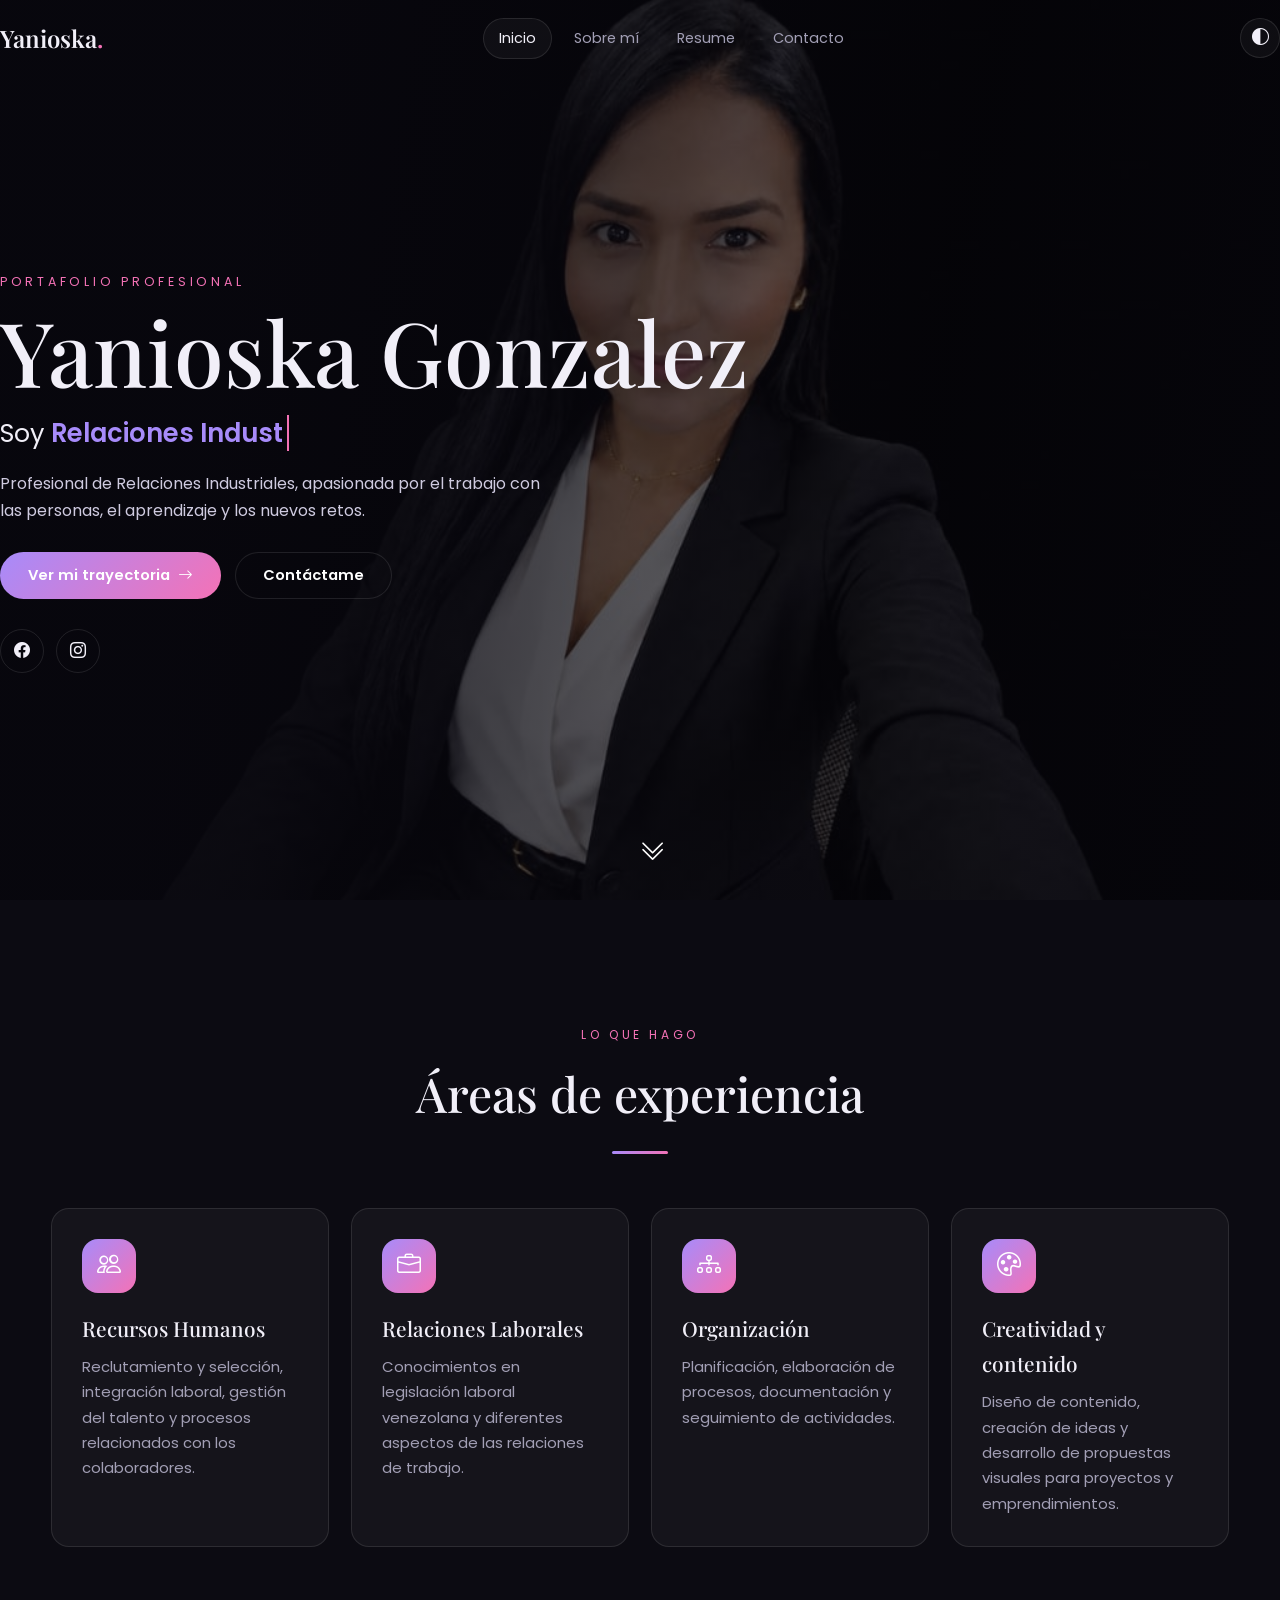
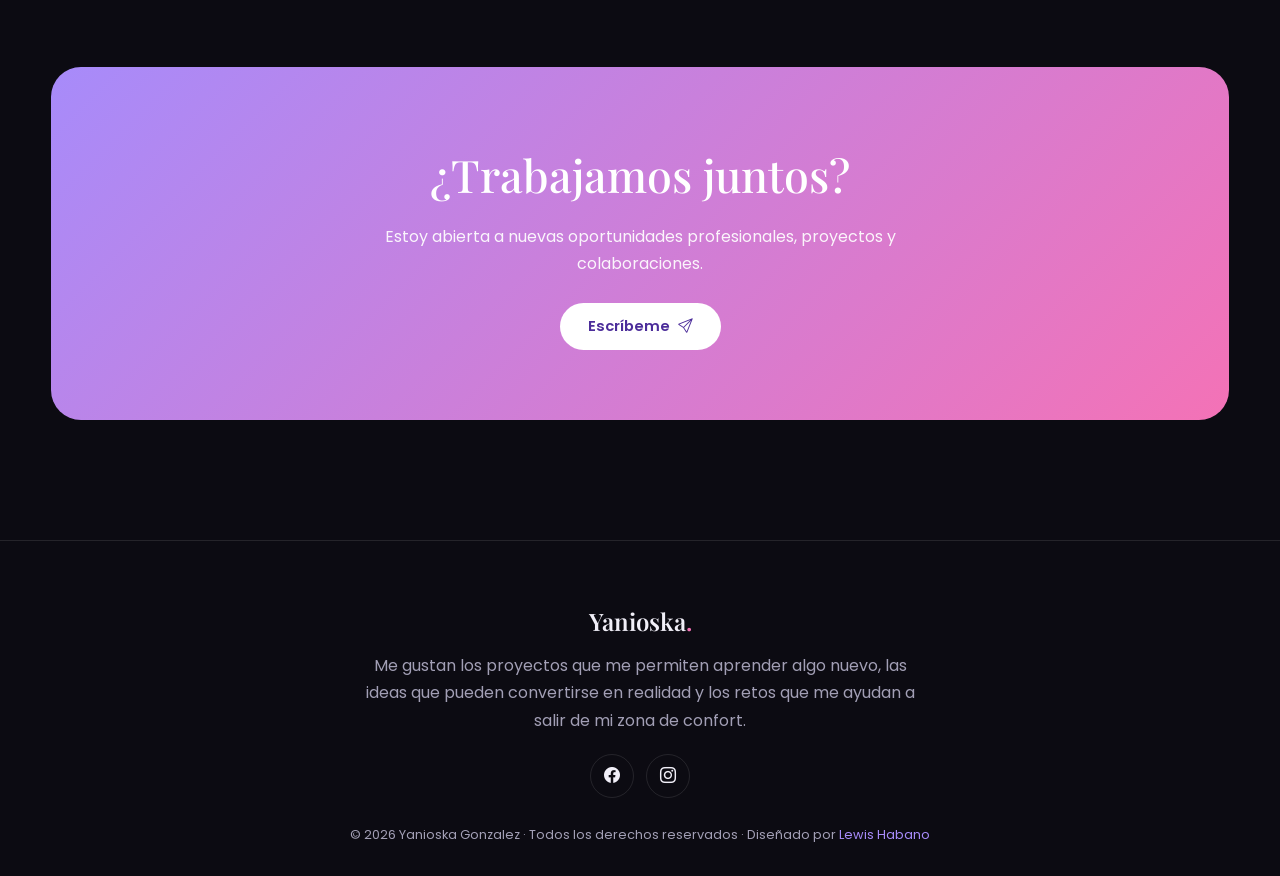
<file: index.html>
<!DOCTYPE html>
<html lang="es">
<head>
  <meta charset="utf-8">
  <meta name="viewport" content="width=device-width, initial-scale=1.0, maximum-scale=1.0, user-scalable=no">
  <title>Yanioska Gonzalez · Relaciones Industriales y RR.HH.</title>
  <meta name="description" content="Portafolio de Yanioska Gonzalez · Relaciones Industriales, Recursos Humanos y Creatividad.">
  <meta name="theme-color" content="#0c0b12">
  <link href="assets/img/FotoYani.jpeg" rel="icon">
  <link href="https://fonts.googleapis.com" rel="preconnect"><link href="https://fonts.gstatic.com" rel="preconnect" crossorigin>
  <link href="https://fonts.googleapis.com/css2?family=Playfair+Display:wght@400;500;600&family=Poppins:wght@300;400;500;600&display=swap" rel="stylesheet">
  <link href="https://cdn.jsdelivr.net/npm/bootstrap-icons@1.11.3/font/bootstrap-icons.min.css" rel="stylesheet">
  <link href="portfolio.css" rel="stylesheet">
  <script>try{var t=localStorage.getItem('theme');if(t)document.documentElement.dataset.theme=t}catch(e){}</script>
</head>
<body class="index-page">
  <div id="preloader"></div><div id="progress"></div><div id="glow"></div>
  <header class="header"><div class="wrap nav">
    <a href="index.html" class="logo">Yanioska<span>.</span></a>
    <nav class="menu"><a href="index.html" class="active">Inicio</a><a href="about.html">Sobre mí</a><a href="resume.html">Resume</a><a href="contact.html">Contacto</a></nav>
    <div style="display:flex;gap:10px"><button class="icon-btn" id="theme-toggle" aria-label="Cambiar tema"><i class="bi bi-circle-half"></i></button>
    <button class="icon-btn" id="menu-btn" aria-label="Menú"><i class="bi bi-list"></i></button></div>
  </div></header>
  <main>
    <section class="hero">
      <img class="hero-bg" src="assets/img/img10.jpeg" alt="">
      <div class="wrap hero-in" data-reveal>
        <span class="eyebrow">Portafolio profesional</span>
        <h1>Yanioska Gonzalez</h1>
        <p class="lead">Soy <span class="typed" data-items="Relaciones Industriales|Recursos Humanos|Creatividad"></span></p>
        <p class="sub">Profesional de Relaciones Industriales, apasionada por el trabajo con las personas, el aprendizaje y los nuevos retos.</p>
        <div class="cta"><a class="btn" href="resume.html">Ver mi trayectoria <i class="bi bi-arrow-right"></i></a><a class="btn ghost" href="contact.html">Contáctame</a></div>
        <div class="social">
        <a href="https://www.facebook.com/share/1FEgYSRhys/" target="_blank" rel="noopener" aria-label="Facebook"><i class="bi bi-facebook"></i></a>
        <a href="https://www.instagram.com/yaniiosk05?stkn=eThzeW83MzVmbmM=" target="_blank" rel="noopener" aria-label="Instagram"><i class="bi bi-instagram"></i></a>
      </div>
      </div>
      <a class="scroll-hint" href="#areas" aria-label="Bajar"><i class="bi bi-chevron-double-down"></i></a>
    </section>
    <section id="areas" class="section"><div class="wrap">
      <div class="title" data-reveal><small>Lo que hago</small><h2>Áreas de experiencia</h2></div>
      <div class="grid g4"><div class="card tilt" data-reveal><div class="ico"><i class="bi bi-people"></i></div><h3>Recursos Humanos</h3><p>Reclutamiento y selección, integración laboral, gestión del talento y procesos relacionados con los colaboradores.</p></div><div class="card tilt" data-reveal><div class="ico"><i class="bi bi-briefcase"></i></div><h3>Relaciones Laborales</h3><p>Conocimientos en legislación laboral venezolana y diferentes aspectos de las relaciones de trabajo.</p></div><div class="card tilt" data-reveal><div class="ico"><i class="bi bi-diagram-3"></i></div><h3>Organización</h3><p>Planificación, elaboración de procesos, documentación y seguimiento de actividades.</p></div><div class="card tilt" data-reveal><div class="ico"><i class="bi bi-palette"></i></div><h3>Creatividad y contenido</h3><p>Diseño de contenido, creación de ideas y desarrollo de propuestas visuales para proyectos y emprendimientos.</p></div></div>
    </div></section>
    <section class="section" style="padding-top:0"><div class="wrap"><div class="band" data-reveal>
      <h2>¿Trabajamos juntos?</h2><p>Estoy abierta a nuevas oportunidades profesionales, proyectos y colaboraciones.</p>
      <a class="btn" href="contact.html">Escríbeme <i class="bi bi-send"></i></a></div></div></section>
  </main>
  <footer class="footer"><div class="wrap">
    <a href="index.html" class="logo">Yanioska<span>.</span></a>
    <p>Me gustan los proyectos que me permiten aprender algo nuevo, las ideas que pueden convertirse en realidad y los retos que me ayudan a salir de mi zona de confort.</p>
    <div class="social">
        <a href="https://www.facebook.com/share/1FEgYSRhys/" target="_blank" rel="noopener" aria-label="Facebook"><i class="bi bi-facebook"></i></a>
        <a href="https://www.instagram.com/yaniiosk05?stkn=eThzeW83MzVmbmM=" target="_blank" rel="noopener" aria-label="Instagram"><i class="bi bi-instagram"></i></a>
      </div>
    <div class="copy-r">© 2026 Yanioska Gonzalez · Todos los derechos reservados · Diseñado por <a href="https://mi-portafolio-kohl.vercel.app/" target="_blank" rel="noopener">Lewis Habano</a></div>
  </div></footer>
  <button class="icon-btn" id="top" aria-label="Subir"><i class="bi bi-arrow-up-short"></i></button>
  <script src="portfolio.js"></script>
</body>
</html>
</file>
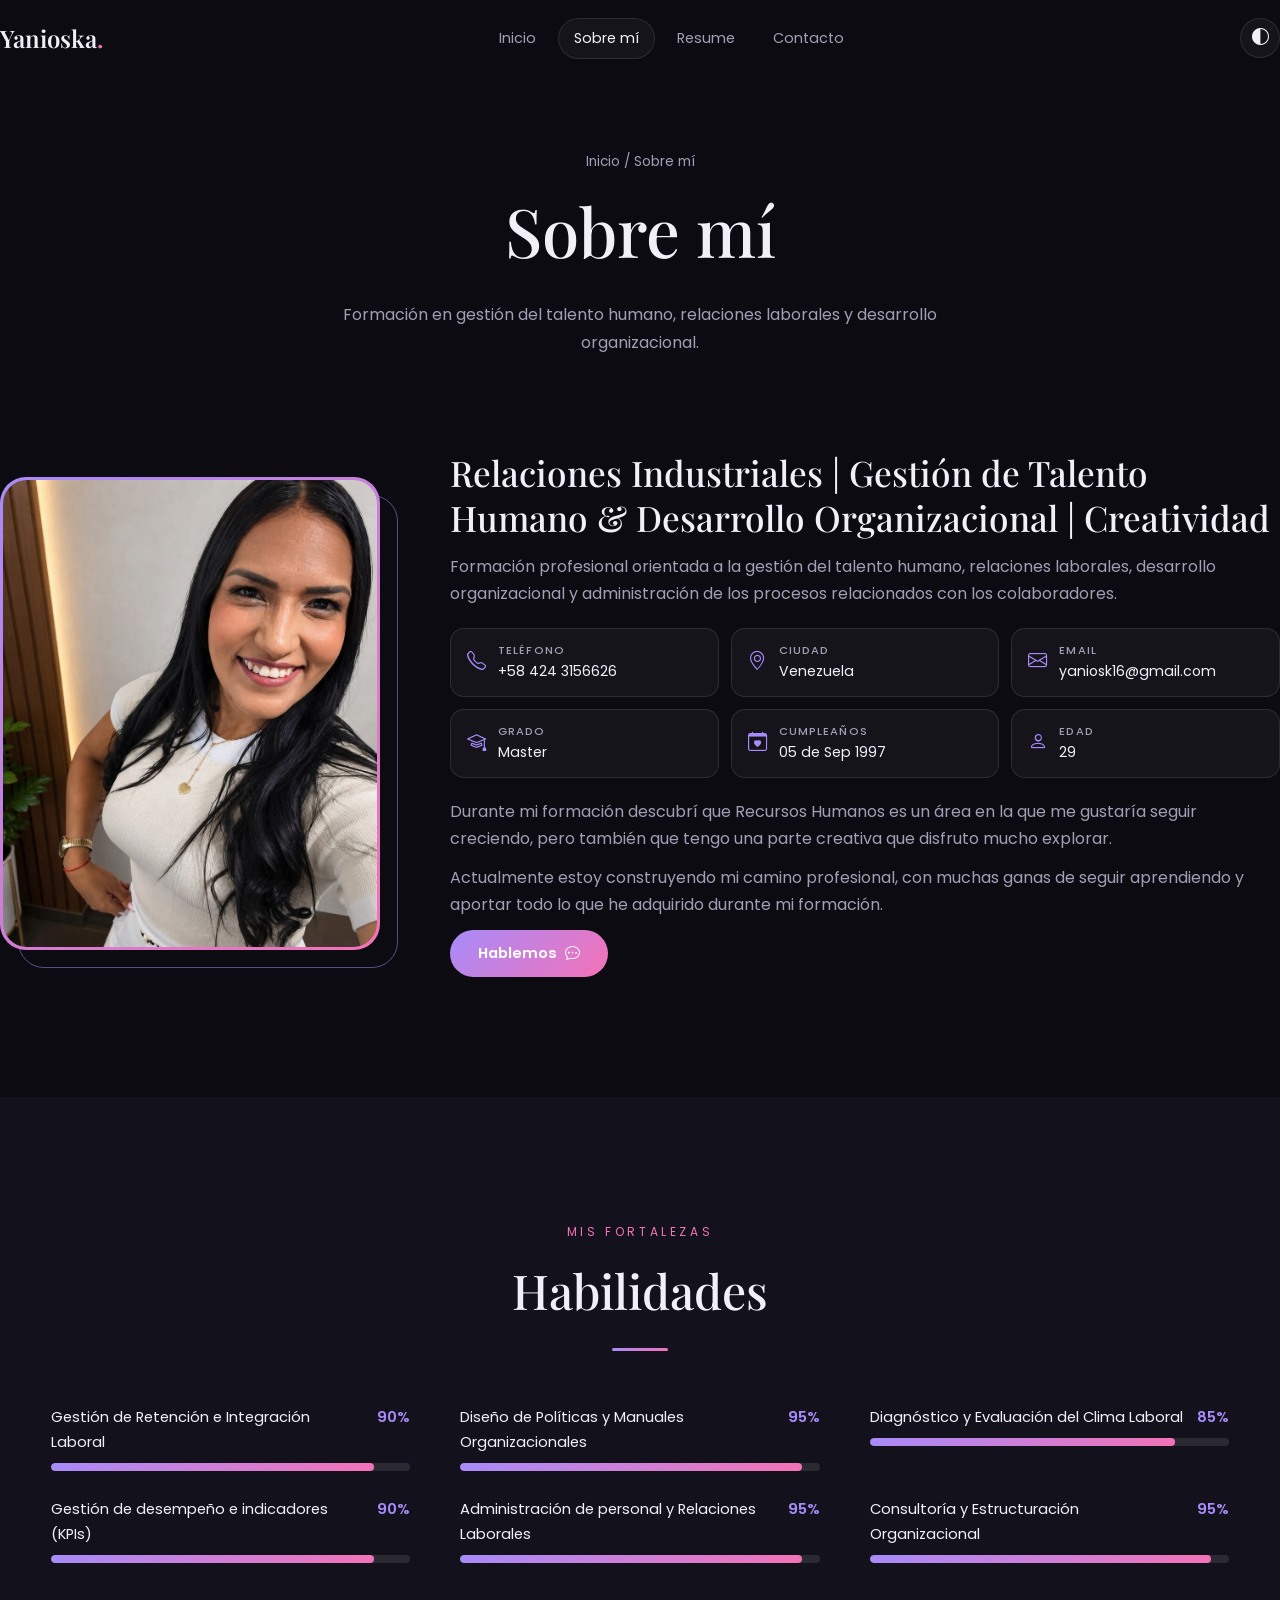
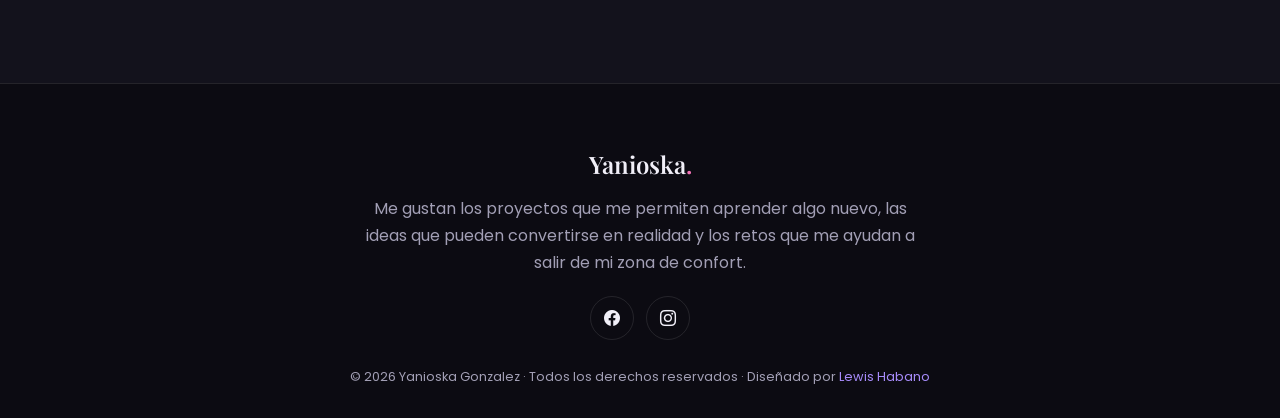
<file: about.html>
<!DOCTYPE html>
<html lang="es">
<head>
  <meta charset="utf-8">
  <meta name="viewport" content="width=device-width, initial-scale=1.0, maximum-scale=1.0, user-scalable=no">
  <title>Sobre mí · Yanioska Gonzalez</title>
  <meta name="description" content="Portafolio de Yanioska Gonzalez · Relaciones Industriales, Recursos Humanos y Creatividad.">
  <meta name="theme-color" content="#0c0b12">
  <link href="assets/img/FotoYani.jpeg" rel="icon">
  <link href="https://fonts.googleapis.com" rel="preconnect"><link href="https://fonts.gstatic.com" rel="preconnect" crossorigin>
  <link href="https://fonts.googleapis.com/css2?family=Playfair+Display:wght@400;500;600&family=Poppins:wght@300;400;500;600&display=swap" rel="stylesheet">
  <link href="https://cdn.jsdelivr.net/npm/bootstrap-icons@1.11.3/font/bootstrap-icons.min.css" rel="stylesheet">
  <link href="portfolio.css" rel="stylesheet">
  <script>try{var t=localStorage.getItem('theme');if(t)document.documentElement.dataset.theme=t}catch(e){}</script>
</head>
<body class="about-page">
  <div id="preloader"></div><div id="progress"></div><div id="glow"></div>
  <header class="header"><div class="wrap nav">
    <a href="index.html" class="logo">Yanioska<span>.</span></a>
    <nav class="menu"><a href="index.html">Inicio</a><a href="about.html" class="active">Sobre mí</a><a href="resume.html">Resume</a><a href="contact.html">Contacto</a></nav>
    <div style="display:flex;gap:10px"><button class="icon-btn" id="theme-toggle" aria-label="Cambiar tema"><i class="bi bi-circle-half"></i></button>
    <button class="icon-btn" id="menu-btn" aria-label="Menú"><i class="bi bi-list"></i></button></div>
  </div></header>
  <main>
    <section class="page-head wrap" data-reveal>
      <div class="crumbs"><a href="index.html">Inicio</a> / Sobre mí</div><h1>Sobre mí</h1><p>Formación en gestión del talento humano, relaciones laborales y desarrollo organizacional.</p>
    </section>
    <section class="section" style="padding-top:40px"><div class="wrap about">
      <div class="photo tilt" data-reveal><img src="assets/img/10.jfif" alt="Yanioska Gonzalez"></div>
      <div data-reveal>
        <h2>Relaciones Industriales | Gestión de Talento Humano &amp; Desarrollo Organizacional | Creatividad</h2>
        <p>Formación profesional orientada a la gestión del talento humano, relaciones laborales, desarrollo organizacional y administración de los procesos relacionados con los colaboradores.</p>
        <div class="chips"><div class="chip"><i class="bi bi-telephone"></i><div><b>Teléfono</b><span>+58 424 3156626</span></div></div><div class="chip"><i class="bi bi-geo-alt"></i><div><b>Ciudad</b><span>Venezuela</span></div></div><div class="chip"><i class="bi bi-envelope"></i><div><b>Email</b><span>yaniosk16@gmail.com</span></div></div><div class="chip"><i class="bi bi-mortarboard"></i><div><b>Grado</b><span>Master</span></div></div><div class="chip"><i class="bi bi-calendar-heart"></i><div><b>Cumpleaños</b><span>05 de Sep 1997</span></div></div><div class="chip"><i class="bi bi-person"></i><div><b>Edad</b><span>29</span></div></div></div>
        <p>Durante mi formación descubrí que Recursos Humanos es un área en la que me gustaría seguir creciendo, pero también que tengo una parte creativa que disfruto mucho explorar.</p>
        <p>Actualmente estoy construyendo mi camino profesional, con muchas ganas de seguir aprendiendo y aportar todo lo que he adquirido durante mi formación.</p>
        <a class="btn" href="contact.html">Hablemos <i class="bi bi-chat-dots"></i></a>
      </div></div></section>
    <section class="section alt"><div class="wrap">
      <div class="title" data-reveal><small>Mis fortalezas</small><h2>Habilidades</h2></div>
      <div class="skills"><div data-reveal><div class="skill-top"><span>Gestión de Retención e Integración Laboral</span><i>90%</i></div><div class="bar"><span data-w="90"></span></div></div><div data-reveal><div class="skill-top"><span>Diseño de Políticas y Manuales Organizacionales</span><i>95%</i></div><div class="bar"><span data-w="95"></span></div></div><div data-reveal><div class="skill-top"><span>Diagnóstico y Evaluación del Clima Laboral</span><i>85%</i></div><div class="bar"><span data-w="85"></span></div></div><div data-reveal><div class="skill-top"><span>Gestión de desempeño e indicadores (KPIs)</span><i>90%</i></div><div class="bar"><span data-w="90"></span></div></div><div data-reveal><div class="skill-top"><span>Administración de personal y Relaciones Laborales</span><i>95%</i></div><div class="bar"><span data-w="95"></span></div></div><div data-reveal><div class="skill-top"><span>Consultoría y Estructuración Organizacional</span><i>95%</i></div><div class="bar"><span data-w="95"></span></div></div></div>
    </div></section>
  </main>
  <footer class="footer"><div class="wrap">
    <a href="index.html" class="logo">Yanioska<span>.</span></a>
    <p>Me gustan los proyectos que me permiten aprender algo nuevo, las ideas que pueden convertirse en realidad y los retos que me ayudan a salir de mi zona de confort.</p>
    <div class="social">
        <a href="https://www.facebook.com/share/1FEgYSRhys/" target="_blank" rel="noopener" aria-label="Facebook"><i class="bi bi-facebook"></i></a>
        <a href="https://www.instagram.com/yaniiosk05?stkn=eThzeW83MzVmbmM=" target="_blank" rel="noopener" aria-label="Instagram"><i class="bi bi-instagram"></i></a>
      </div>
    <div class="copy-r">© 2026 Yanioska Gonzalez · Todos los derechos reservados · Diseñado por <a href="https://mi-portafolio-kohl.vercel.app/" target="_blank" rel="noopener">Lewis Habano</a></div>
  </div></footer>
  <button class="icon-btn" id="top" aria-label="Subir"><i class="bi bi-arrow-up-short"></i></button>
  <script src="portfolio.js"></script>
</body>
</html>
</file>
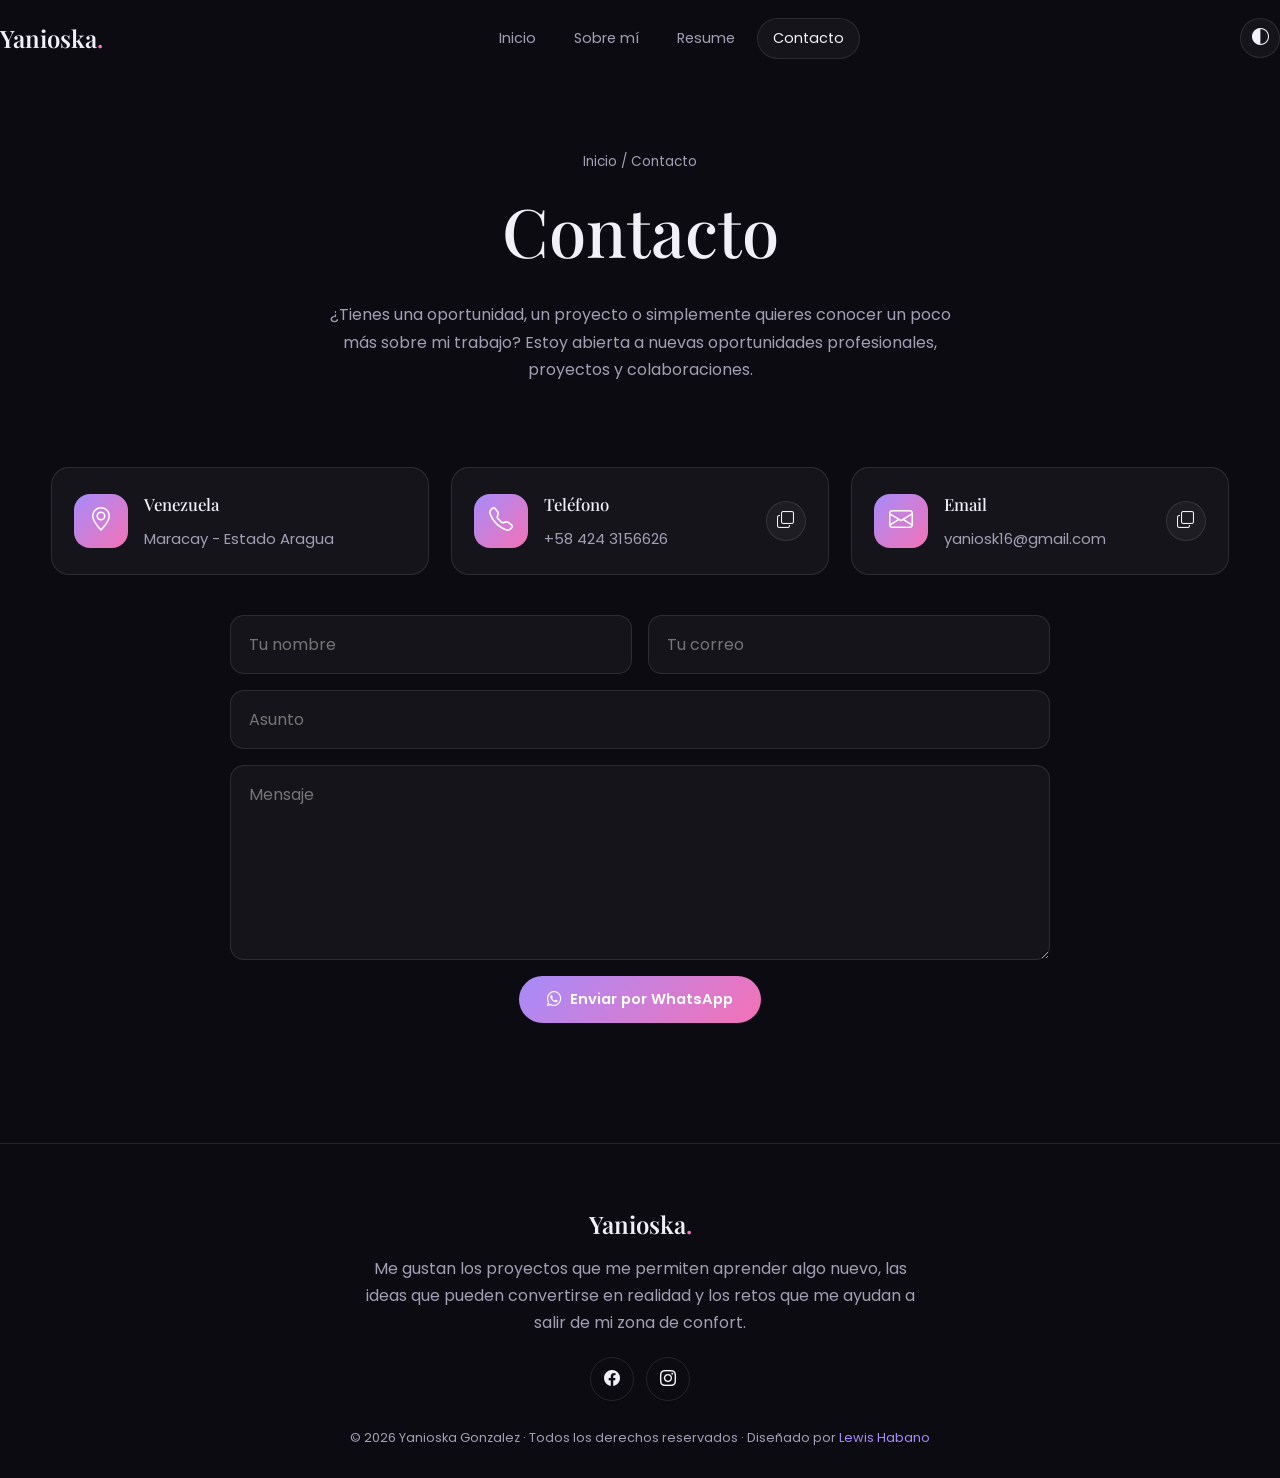
<file: contact.html>
<!DOCTYPE html>
<html lang="es">
<head>
  <meta charset="utf-8">
  <meta name="viewport" content="width=device-width, initial-scale=1.0, maximum-scale=1.0, user-scalable=no">
  <title>Contacto · Yanioska Gonzalez</title>
  <meta name="description" content="Portafolio de Yanioska Gonzalez · Relaciones Industriales, Recursos Humanos y Creatividad.">
  <meta name="theme-color" content="#0c0b12">
  <link href="assets/img/FotoYani.jpeg" rel="icon">
  <link href="https://fonts.googleapis.com" rel="preconnect"><link href="https://fonts.gstatic.com" rel="preconnect" crossorigin>
  <link href="https://fonts.googleapis.com/css2?family=Playfair+Display:wght@400;500;600&family=Poppins:wght@300;400;500;600&display=swap" rel="stylesheet">
  <link href="https://cdn.jsdelivr.net/npm/bootstrap-icons@1.11.3/font/bootstrap-icons.min.css" rel="stylesheet">
  <link href="portfolio.css" rel="stylesheet">
  <script>try{var t=localStorage.getItem('theme');if(t)document.documentElement.dataset.theme=t}catch(e){}</script>
</head>
<body class="contact-page">
  <div id="preloader"></div><div id="progress"></div><div id="glow"></div>
  <header class="header"><div class="wrap nav">
    <a href="index.html" class="logo">Yanioska<span>.</span></a>
    <nav class="menu"><a href="index.html">Inicio</a><a href="about.html">Sobre mí</a><a href="resume.html">Resume</a><a href="contact.html" class="active">Contacto</a></nav>
    <div style="display:flex;gap:10px"><button class="icon-btn" id="theme-toggle" aria-label="Cambiar tema"><i class="bi bi-circle-half"></i></button>
    <button class="icon-btn" id="menu-btn" aria-label="Menú"><i class="bi bi-list"></i></button></div>
  </div></header>
  <main>
    <section class="page-head wrap" data-reveal>
      <div class="crumbs"><a href="index.html">Inicio</a> / Contacto</div><h1>Contacto</h1><p>¿Tienes una oportunidad, un proyecto o simplemente quieres conocer un poco más sobre mi trabajo? Estoy abierta a nuevas oportunidades profesionales, proyectos y colaboraciones.</p>
    </section>
    <section class="section" style="padding-top:30px"><div class="wrap">
      <div class="grid g2 info"><div class="card tilt" data-reveal><div class="ico"><i class="bi bi-geo-alt"></i></div><div><h3>Venezuela</h3><p>Maracay - Estado Aragua</p></div></div><div class="card tilt" data-reveal><div class="ico"><i class="bi bi-telephone"></i></div><div><h3>Teléfono</h3><p>+58 424 3156626</p></div><button class="icon-btn copy" data-copy="+58 424 3156626" aria-label="Copiar"><i class="bi bi-copy"></i></button></div><div class="card tilt" data-reveal><div class="ico"><i class="bi bi-envelope"></i></div><div><h3>Email</h3><p>yaniosk16@gmail.com</p></div><button class="icon-btn copy" data-copy="yaniosk16@gmail.com" aria-label="Copiar"><i class="bi bi-copy"></i></button></div></div>
      <form id="whatsappForm" class="form" data-reveal>
        <input type="text" id="name" name="name" placeholder="Tu nombre" required>
        <input type="email" id="email" name="email" placeholder="Tu correo" required>
        <input type="text" id="subject" name="subject" placeholder="Asunto" class="full" required>
        <textarea id="message" name="message" rows="6" placeholder="Mensaje" class="full" required></textarea>
        <div class="ok full" id="whatsapp-success">Redirigiendo a WhatsApp... ¡Gracias!</div>
        <button type="submit" class="btn full"><i class="bi bi-whatsapp"></i> Enviar por WhatsApp</button>
      </form>
    </div></section>
  </main>
  <footer class="footer"><div class="wrap">
    <a href="index.html" class="logo">Yanioska<span>.</span></a>
    <p>Me gustan los proyectos que me permiten aprender algo nuevo, las ideas que pueden convertirse en realidad y los retos que me ayudan a salir de mi zona de confort.</p>
    <div class="social">
        <a href="https://www.facebook.com/share/1FEgYSRhys/" target="_blank" rel="noopener" aria-label="Facebook"><i class="bi bi-facebook"></i></a>
        <a href="https://www.instagram.com/yaniiosk05?stkn=eThzeW83MzVmbmM=" target="_blank" rel="noopener" aria-label="Instagram"><i class="bi bi-instagram"></i></a>
      </div>
    <div class="copy-r">© 2026 Yanioska Gonzalez · Todos los derechos reservados · Diseñado por <a href="https://mi-portafolio-kohl.vercel.app/" target="_blank" rel="noopener">Lewis Habano</a></div>
  </div></footer>
  <button class="icon-btn" id="top" aria-label="Subir"><i class="bi bi-arrow-up-short"></i></button>
  <script src="portfolio.js"></script>
</body>
</html>
</file>
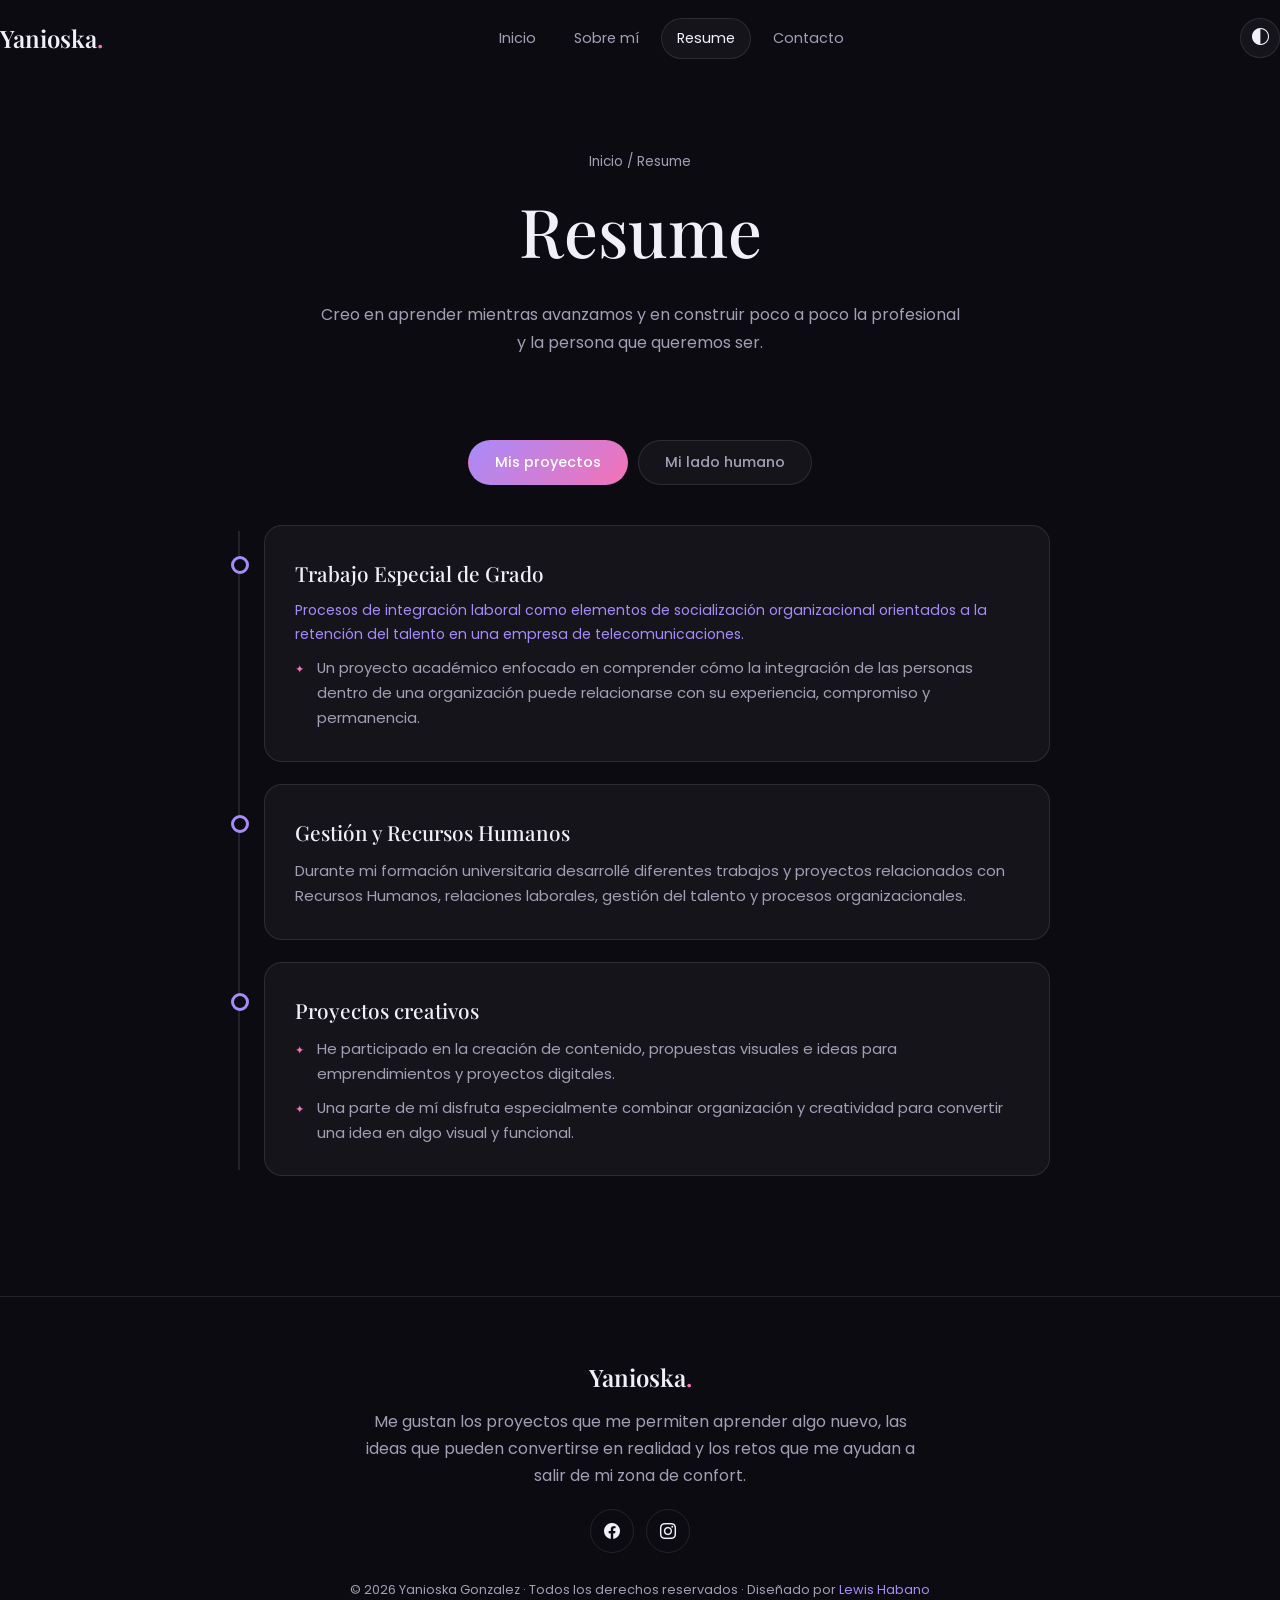
<file: resume.html>
<!DOCTYPE html>
<html lang="es">
<head>
  <meta charset="utf-8">
  <meta name="viewport" content="width=device-width, initial-scale=1.0, maximum-scale=1.0, user-scalable=no">
  <title>Resume · Yanioska Gonzalez</title>
  <meta name="description" content="Portafolio de Yanioska Gonzalez · Relaciones Industriales, Recursos Humanos y Creatividad.">
  <meta name="theme-color" content="#0c0b12">
  <link href="assets/img/FotoYani.jpeg" rel="icon">
  <link href="https://fonts.googleapis.com" rel="preconnect"><link href="https://fonts.gstatic.com" rel="preconnect" crossorigin>
  <link href="https://fonts.googleapis.com/css2?family=Playfair+Display:wght@400;500;600&family=Poppins:wght@300;400;500;600&display=swap" rel="stylesheet">
  <link href="https://cdn.jsdelivr.net/npm/bootstrap-icons@1.11.3/font/bootstrap-icons.min.css" rel="stylesheet">
  <link href="portfolio.css" rel="stylesheet">
  <script>try{var t=localStorage.getItem('theme');if(t)document.documentElement.dataset.theme=t}catch(e){}</script>
</head>
<body class="resume-page">
  <div id="preloader"></div><div id="progress"></div><div id="glow"></div>
  <header class="header"><div class="wrap nav">
    <a href="index.html" class="logo">Yanioska<span>.</span></a>
    <nav class="menu"><a href="index.html">Inicio</a><a href="about.html">Sobre mí</a><a href="resume.html" class="active">Resume</a><a href="contact.html">Contacto</a></nav>
    <div style="display:flex;gap:10px"><button class="icon-btn" id="theme-toggle" aria-label="Cambiar tema"><i class="bi bi-circle-half"></i></button>
    <button class="icon-btn" id="menu-btn" aria-label="Menú"><i class="bi bi-list"></i></button></div>
  </div></header>
  <main>
    <section class="page-head wrap" data-reveal>
      <div class="crumbs"><a href="index.html">Inicio</a> / Resume</div><h1>Resume</h1><p>Creo en aprender mientras avanzamos y en construir poco a poco la profesional y la persona que queremos ser.</p>
    </section>
    <section class="section" style="padding-top:30px"><div class="wrap">
      <div class="tabs"><button class="on" data-tab="t1">Mis proyectos</button><button data-tab="t2">Mi lado humano</button></div>
      <div class="panel on" id="t1"><div class="timeline">
        <div class="card tl" data-reveal><h3>Trabajo Especial de Grado</h3><em>Procesos de integración laboral como elementos de socialización organizacional orientados a la retención del talento en una empresa de telecomunicaciones.</em><ul><li>Un proyecto académico enfocado en comprender cómo la integración de las personas dentro de una organización puede relacionarse con su experiencia, compromiso y permanencia.</li></ul></div>
        <div class="card tl" data-reveal><h3>Gestión y Recursos Humanos</h3><p>Durante mi formación universitaria desarrollé diferentes trabajos y proyectos relacionados con Recursos Humanos, relaciones laborales, gestión del talento y procesos organizacionales.</p></div>
        <div class="card tl" data-reveal><h3>Proyectos creativos</h3><ul><li>He participado en la creación de contenido, propuestas visuales e ideas para emprendimientos y proyectos digitales.</li><li>Una parte de mí disfruta especialmente combinar organización y creatividad para convertir una idea en algo visual y funcional.</li></ul></div>
      </div></div>
      <div class="panel" id="t2"><div class="timeline">
        <div class="card tl" data-reveal><h3>Antes de ser profesional, soy Yanioska</h3><ul><li>Soy mamá, hija, hermana y amiga.</li><li>Mi vida personal también ha formado parte de la profesional que estoy construyendo.</li><li>Ser mamá me ha enseñado sobre responsabilidad, paciencia, perseverancia y, sobre todo, sobre la importancia de seguir adelante incluso cuando los caminos no siempre son fáciles.</li><li>Mi familia ha sido una parte fundamental de mi crecimiento y muchas de mis metas también nacen de las personas que me inspiran cada día.</li></ul></div>
        <div class="card tl" data-reveal><h3>Un poco más sobre mí</h3><ul><li>👩‍👦 Mamá — una de mis mayores motivaciones.</li><li>❤️ Familia — mi lugar de apoyo y aprendizaje.</li><li>📚 Aprender — siempre hay algo nuevo por descubrir.</li><li>💡 Crear — me gusta convertir ideas en proyectos.</li><li>🌱 Crecer — estoy construyendo mi camino paso a paso.</li></ul></div>
      </div></div>
    </div></section>
  </main>
  <footer class="footer"><div class="wrap">
    <a href="index.html" class="logo">Yanioska<span>.</span></a>
    <p>Me gustan los proyectos que me permiten aprender algo nuevo, las ideas que pueden convertirse en realidad y los retos que me ayudan a salir de mi zona de confort.</p>
    <div class="social">
        <a href="https://www.facebook.com/share/1FEgYSRhys/" target="_blank" rel="noopener" aria-label="Facebook"><i class="bi bi-facebook"></i></a>
        <a href="https://www.instagram.com/yaniiosk05?stkn=eThzeW83MzVmbmM=" target="_blank" rel="noopener" aria-label="Instagram"><i class="bi bi-instagram"></i></a>
      </div>
    <div class="copy-r">© 2026 Yanioska Gonzalez · Todos los derechos reservados · Diseñado por <a href="https://mi-portafolio-kohl.vercel.app/" target="_blank" rel="noopener">Lewis Habano</a></div>
  </div></footer>
  <button class="icon-btn" id="top" aria-label="Subir"><i class="bi bi-arrow-up-short"></i></button>
  <script src="portfolio.js"></script>
</body>
</html>
</file>
<file: portfolio.css>
/* Portafolio · Yanioska Gonzalez — tema moderno claro/oscuro */
:root{--bg:#0c0b12;--bg2:#13121c;--card:rgba(255,255,255,.04);--line:rgba(255,255,255,.1);--text:#f1eff8;--muted:#a29fb5;--a:#a78bfa;--b:#f472b6;--grad:linear-gradient(135deg,var(--a),var(--b));--head:'Playfair Display',Georgia,serif;--body:'Poppins','Segoe UI',system-ui,sans-serif;--r:18px}
[data-theme=light]{--bg:#faf9fd;--bg2:#f0eef8;--card:#fff;--line:rgba(30,20,60,.1);--text:#1b1730;--muted:#6b6785;--a:#7c5cf0;--b:#e0489a}
*,*::before,*::after{margin:0;padding:0;box-sizing:border-box}
html{scroll-behavior:smooth;width:100%;height:100%;overflow-x:hidden}
body{font-family:var(--body);background:var(--bg);color:var(--text);line-height:1.7;width:100%;min-height:100vh;overflow-x:hidden;transition:background .4s,color .4s;-webkit-text-size-adjust:100%}
a{color:inherit;text-decoration:none}ul{list-style:none}img{max-width:100%;display:block}
::selection{background:var(--a);color:#fff}
#preloader{position:fixed;inset:0;z-index:999;background:var(--bg);display:grid;place-items:center;transition:opacity .6s,visibility .6s}
#preloader::after{content:"";width:46px;height:46px;border-radius:50%;border:3px solid var(--line);border-top-color:var(--a);animation:spin 1s linear infinite}
#preloader.hide{opacity:0;visibility:hidden}@keyframes spin{to{transform:rotate(360deg)}}
#progress{position:fixed;top:0;left:0;height:3px;width:0;background:var(--grad);z-index:200}
#glow{position:fixed;width:300px;height:300px;border-radius:50%;pointer-events:none;z-index:0;background:radial-gradient(circle,rgba(167,139,250,.14),transparent 65%);transform:translate(-50%,-50%);left:-999px;top:-999px}
main,footer{position:relative;z-index:1;width:100%}
/* Cabecera */
.header{position:fixed;top:0;inset-inline:0;z-index:100;padding:18px 0;transition:all .3s;width:100%}
.header.scrolled{padding:10px 0;background:color-mix(in srgb,var(--bg) 82%,transparent);backdrop-filter:blur(16px);border-bottom:1px solid var(--line)}
.wrap{width:min(1180px,92%);margin:auto}.nav{display:flex;align-items:center;justify-content:space-between;gap:20px;width:100%}
.logo{font-family:var(--head);font-size:1.5rem;font-weight:600}.logo span{color:var(--b)}
.menu{display:flex;align-items:center;gap:6px}
.menu a{padding:8px 16px;border-radius:999px;font-size:.9rem;color:var(--muted);transition:all .25s}
.menu a:hover,.menu a.active{color:var(--text);background:var(--card);box-shadow:inset 0 0 0 1px var(--line)}
.icon-btn{width:40px;height:40px;border-radius:50%;border:1px solid var(--line);background:var(--card);color:var(--text);display:grid;place-items:center;cursor:pointer;font-size:1.05rem;transition:all .25s;flex-shrink:0}
.icon-btn:hover{border-color:var(--a);color:var(--a);transform:rotate(15deg)}
#menu-btn{display:none}
/* Botones */
.btn{display:inline-flex;align-items:center;gap:8px;padding:13px 28px;border-radius:999px;border:none;background:var(--grad);color:#fff;font:600 .92rem var(--body);cursor:pointer;transition:transform .2s,box-shadow .3s}
.btn:hover{transform:translateY(-3px);box-shadow:0 14px 34px rgba(167,139,250,.4)}
.btn.ghost{background:transparent;color:var(--text);box-shadow:inset 0 0 0 1px var(--line)}.btn.ghost:hover{box-shadow:inset 0 0 0 1px var(--a);color:var(--a)}
/* Hero */
.hero{position:relative;min-height:100vh;display:grid;align-items:center;overflow:hidden;width:100%}
.hero-bg{position:absolute;inset:0;width:100%;height:100%;object-fit:cover;transition:transform .2s;z-index:0}
.hero::before{content:"";position:absolute;inset:0;z-index:1;background:linear-gradient(100deg,rgba(8,7,14,.92) 20%,rgba(8,7,14,.55) 70%,rgba(8,7,14,.75))}
.hero-in{position:relative;z-index:2;padding:120px 0 80px;color:#f1eff8;width:100%}
.eyebrow{display:inline-block;font-size:.78rem;letter-spacing:.3em;text-transform:uppercase;color:var(--b);margin-bottom:12px}
.hero h1{font-family:var(--head);font-weight:500;font-size:clamp(2.4rem,7vw,5.6rem);line-height:1.05;word-break:break-word}
.lead{font-size:clamp(1.1rem,2.6vw,1.6rem);margin:14px 0}.typed{color:var(--a);font-weight:600;border-right:2px solid var(--b);padding-right:4px;animation:blink .8s steps(1) infinite}
@keyframes blink{50%{border-color:transparent}}
.hero .sub{max-width:560px;color:#cfcbe0;margin-bottom:28px}.cta{display:flex;gap:14px;flex-wrap:wrap;margin-bottom:30px}
.hero .btn.ghost{color:#fff}.social{display:flex;gap:12px;flex-wrap:wrap}.social a{width:44px;height:44px;display:grid;place-items:center;border-radius:50%;border:1px solid var(--line);transition:all .25s;flex-shrink:0}
.social a:hover{background:var(--grad);border-color:transparent;transform:translateY(-4px)}
.scroll-hint{position:absolute;bottom:26px;left:50%;z-index:2;color:#fff;font-size:1.6rem;animation:float 2s ease-in-out infinite}@keyframes float{50%{transform:translateY(8px)}}
/* Secciones */
.section{padding:clamp(70px,10vw,120px) 0;width:100%}.alt{background:var(--bg2)}
.title{text-align:center;margin-bottom:54px;padding:0 10px}.title small{color:var(--b);letter-spacing:.3em;text-transform:uppercase;font-size:.75rem}
.title h2{font-family:var(--head);font-weight:500;font-size:clamp(2rem,5vw,3rem);margin-top:6px}.title p{color:var(--muted);max-width:620px;margin:12px auto 0}
.title h2::after{content:"";display:block;width:56px;height:3px;border-radius:3px;background:var(--grad);margin:16px auto 0}
.page-head{padding:150px 0 40px;text-align:center;width:100%}.page-head h1{font-family:var(--head);font-weight:500;font-size:clamp(2.4rem,7vw,4.2rem)}
.page-head p{color:var(--muted);max-width:640px;margin:14px auto}.crumbs{font-size:.85rem;color:var(--muted)}.crumbs a:hover{color:var(--a)}
.grid{display:grid;gap:22px;width:100%}.g4{grid-template-columns:repeat(auto-fit,minmax(240px,1fr))}.g2{grid-template-columns:repeat(auto-fit,minmax(min(100%,300px),1fr))}
.card{background:var(--card);border:1px solid var(--line);border-radius:var(--r);padding:30px;transition:transform .25s ease-out,border-color .3s,box-shadow .3s;transform-style:preserve-3d;width:100%;word-break:break-word}
.card:hover{border-color:var(--a);box-shadow:0 20px 50px rgba(124,92,240,.18)}
.card .ico{width:54px;height:54px;border-radius:16px;display:grid;place-items:center;font-size:1.5rem;background:var(--grad);color:#fff;margin-bottom:18px;flex-shrink:0}
.card h3{font-family:var(--head);font-weight:500;font-size:1.3rem;margin-bottom:8px}.card p,.card li{color:var(--muted);font-size:.93rem}
/* About */
.about{display:grid;grid-template-columns:minmax(240px,380px) 1fr;gap:clamp(30px,6vw,70px);align-items:center;width:100%}
.photo{position:relative;border-radius:26px;padding:3px;background:var(--grad);width:100%}.photo img{border-radius:24px;width:100%;aspect-ratio:4/5;object-fit:cover}
.photo::after{content:"";position:absolute;inset:18px -18px -18px 18px;border:1px solid var(--a);border-radius:26px;z-index:-1;opacity:.5}
.about h2{font-family:var(--head);font-weight:500;font-size:clamp(1.5rem,3.4vw,2.2rem);line-height:1.3;margin-bottom:12px}.about p{color:var(--muted);margin-bottom:12px}
.chips{display:grid;grid-template-columns:repeat(auto-fit,minmax(200px,1fr));gap:12px;margin:20px 0;width:100%}
.chip{display:flex;gap:12px;align-items:center;padding:12px 16px;border:1px solid var(--line);border-radius:14px;background:var(--card);font-size:.88rem;min-width:0}
.chip i{color:var(--a);font-size:1.2rem;flex-shrink:0}.chip b{display:block;font-size:.7rem;color:var(--muted);text-transform:uppercase;letter-spacing:.1em;font-weight:500}.chip span{overflow-wrap:anywhere}
/* Habilidades */
.skills{display:grid;grid-template-columns:repeat(auto-fit,minmax(280px,1fr));gap:26px 50px;width:100%}
.skill-top{display:flex;justify-content:space-between;gap:12px;font-size:.92rem;margin-bottom:8px}.skill-top i{font-style:normal;color:var(--a);font-weight:600;flex-shrink:0}
.bar{height:8px;border-radius:8px;background:var(--line);overflow:hidden;width:100%}.bar span{display:block;height:100%;width:0;border-radius:8px;background:var(--grad);transition:width 1.4s cubic-bezier(.2,.8,.2,1)}
/* Resume */
.tabs{display:flex;justify-content:center;gap:10px;margin-bottom:40px;flex-wrap:wrap}.tabs button{padding:11px 26px;border-radius:999px;border:1px solid var(--line);background:var(--card);color:var(--muted);font:500 .9rem var(--body);cursor:pointer;transition:all .25s}
.tabs button.on{background:var(--grad);color:#fff;border-color:transparent}.panel{display:none;width:100%}.panel.on{display:block;animation:rise .6s both}
.timeline{position:relative;max-width:820px;margin:auto;padding-left:34px;display:grid;gap:22px;width:100%}.timeline::before{content:"";position:absolute;left:8px;top:6px;bottom:6px;width:2px;background:var(--line)}
.tl{position:relative;width:100%}.tl::before{content:"";position:absolute;left:-34px;top:30px;width:18px;height:18px;border-radius:50%;background:var(--bg);border:3px solid var(--a)}
.tl h3{color:var(--text)}.tl em{display:block;color:var(--a);font-size:.88rem;margin-bottom:8px;font-style:normal}.tl ul{display:grid;gap:8px;margin-top:8px}.tl li{padding-left:22px;position:relative;overflow-wrap:anywhere}.tl li::before{content:"✦";position:absolute;left:0;color:var(--b);font-size:.7rem;top:5px}
/* Contacto */
.info .card{display:flex;gap:16px;align-items:center;padding:22px}.info .ico{margin:0;flex:none}.info h3{font-size:1.05rem}.info p{word-break:break-word}
.copy{margin-left:auto;flex:none}.form{max-width:820px;margin:40px auto 0;display:grid;gap:16px;grid-template-columns:1fr 1fr;width:100%}.form .full{grid-column:1/-1}
.form input,.form textarea{width:100%;padding:15px 18px;border-radius:14px;border:1px solid var(--line);background:var(--card);color:var(--text);font:inherit;transition:border-color .2s,box-shadow .2s}
.form input:focus,.form textarea:focus{outline:none;border-color:var(--a);box-shadow:0 0 0 4px rgba(167,139,250,.18)}.form .btn{justify-self:center}
.ok{display:none;text-align:center;color:#4ade80}
/* CTA y pie */
.band{text-align:center;padding:70px 20px;border-radius:30px;background:var(--grad);color:#fff;width:100%}.band h2{font-family:var(--head);font-weight:500;font-size:clamp(1.8rem,4vw,2.8rem)}.band p{max-width:560px;margin:10px auto 26px;opacity:.92}
.band .btn{background:#fff;color:#4c2d9a}
.footer{padding:60px 0 30px;border-top:1px solid var(--line);text-align:center;width:100%}.footer p{color:var(--muted);max-width:560px;margin:10px auto 20px}.footer .social{justify-content:center}
.copy-r{margin-top:26px;font-size:.8rem;color:var(--muted)}.copy-r a{color:var(--a)}
#top{position:fixed;right:22px;bottom:max(22px, env(safe-area-inset-bottom));z-index:90;opacity:0;visibility:hidden;transform:translateY(12px)}#top.show{opacity:1;visibility:visible;transform:none}
.toast{position:fixed;bottom:26px;left:50%;transform:translateX(-50%);z-index:300;background:var(--bg2);border:1px solid var(--a);padding:12px 24px;border-radius:999px;box-shadow:0 14px 40px rgba(0,0,0,.4);animation:rise .3s both;max-width:90%;text-align:center}
/* Revelado al hacer scroll */
[data-reveal]{opacity:0;transform:translateY(28px);transition:opacity .8s,transform .8s;transition-delay:var(--d,0s)}[data-reveal].in{opacity:1;transform:none}
@keyframes rise{from{opacity:0;transform:translateY(16px)}}
@media(max-width:860px){
 #menu-btn{display:grid}.about{grid-template-columns:1fr}.photo{max-width:340px;margin:auto}.form{grid-template-columns:1fr}
 .menu{position:fixed;inset:0;flex-direction:column;justify-content:center;gap:14px;background:var(--bg);opacity:0;visibility:hidden;transition:all .35s;z-index:-1;width:100%}
 .menu a{font-size:1.4rem;font-family:var(--head)}body.nav-open .menu{opacity:1;visibility:visible}.header .nav{position:relative;z-index:1}}
@media(prefers-reduced-motion:reduce){*{animation:none!important;transition:none!important}[data-reveal]{opacity:1;transform:none}}
</file>
